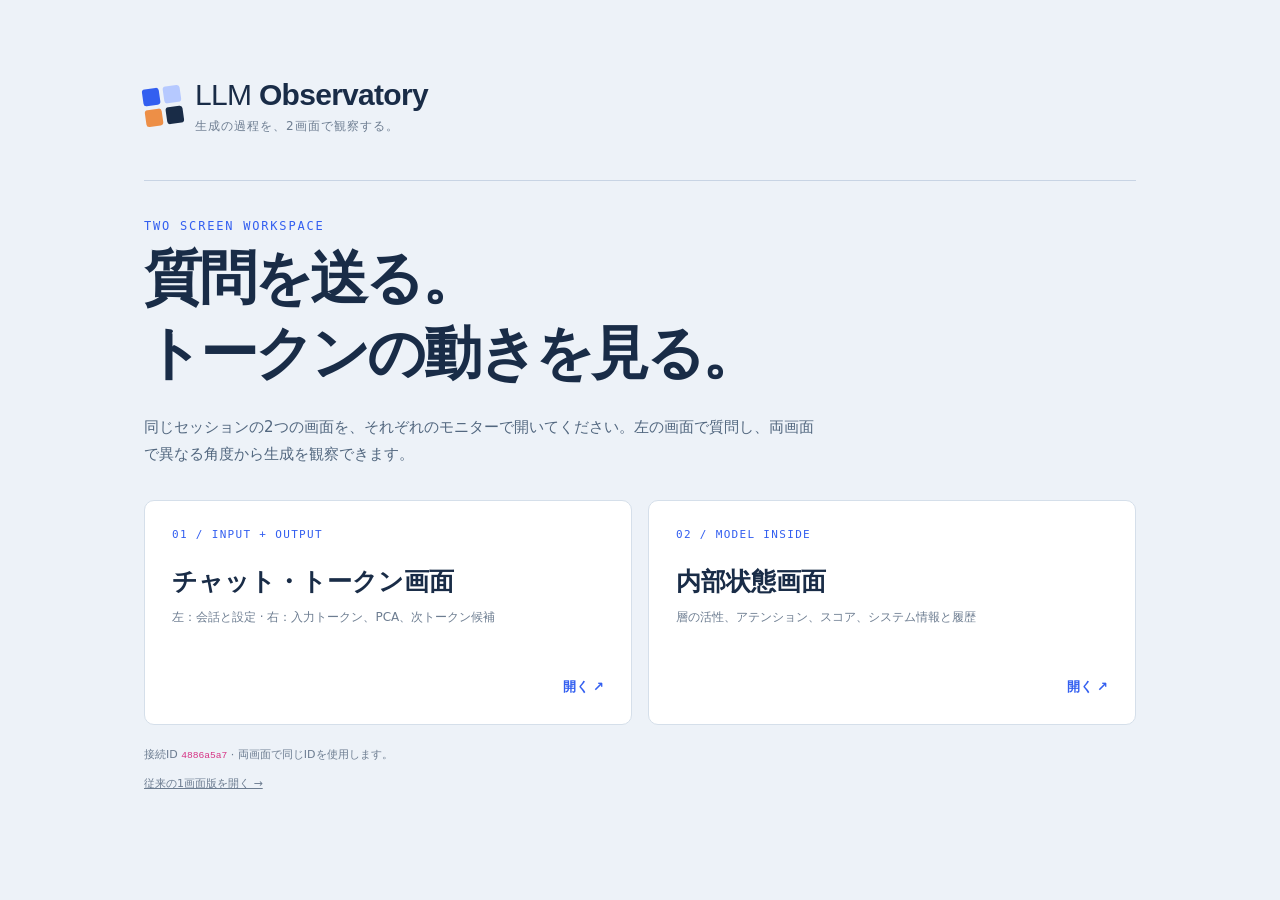
<file: static/launcher.html>
<!doctype html><html lang="ja"><head><meta charset="utf-8"><meta name="viewport" content="width=device-width,initial-scale=1"><title>LLM Observatory · 画面を開く</title><link rel="stylesheet" href="/static/vendor/bootstrap.min.css"><link rel="stylesheet" href="/static/style.css"><link rel="stylesheet" href="/static/duo.css"></head><body class="launch-view"><main class="launch-shell"><div class="brand"><span class="brand-mark" aria-hidden="true"><i></i><i></i><i></i><i></i></span><div><h1>LLM <strong>Observatory</strong></h1><span class="brand-caption">生成の過程を、2画面で観察する。</span></div></div><div class="launch-rule"></div><p class="eyebrow">TWO SCREEN WORKSPACE</p><h2>質問を送る。<br>トークンの動きを見る。</h2><p class="launch-intro">同じセッションの2つの画面を、それぞれのモニターで開いてください。左の画面で質問し、両画面で異なる角度から生成を観察できます。</p><div class="launch-cards"><a id="chatLink" class="launch-card" href="#"><span class="launch-index">01 / INPUT + OUTPUT</span><strong>チャット・トークン画面</strong><span>左：会話と設定 · 右：入力トークン、PCA、次トークン候補</span><em>開く ↗</em></a><a id="vizLink" class="launch-card" href="#"><span class="launch-index">02 / MODEL INSIDE</span><strong>内部状態画面</strong><span>層の活性、アテンション、スコア、システム情報と履歴</span><em>開く ↗</em></a></div><p class="launch-note">接続ID <code id="sessionCode"></code> · 両画面で同じIDを使用します。</p><a href="/single" class="single-link">従来の1画面版を開く →</a></main><script>const id=Array.from(crypto.getRandomValues(new Uint8Array(16)),b=>b.toString(16).padStart(2,'0')).join('');document.getElementById('sessionCode').textContent=id.slice(0,8);for(const [name,path] of [['chatLink','chat'],['vizLink','viz']]){const a=document.getElementById(name);a.href=`/${path}?session=${encodeURIComponent(id)}`;a.target='_blank';a.rel='noopener';}</script></body></html>
</file>
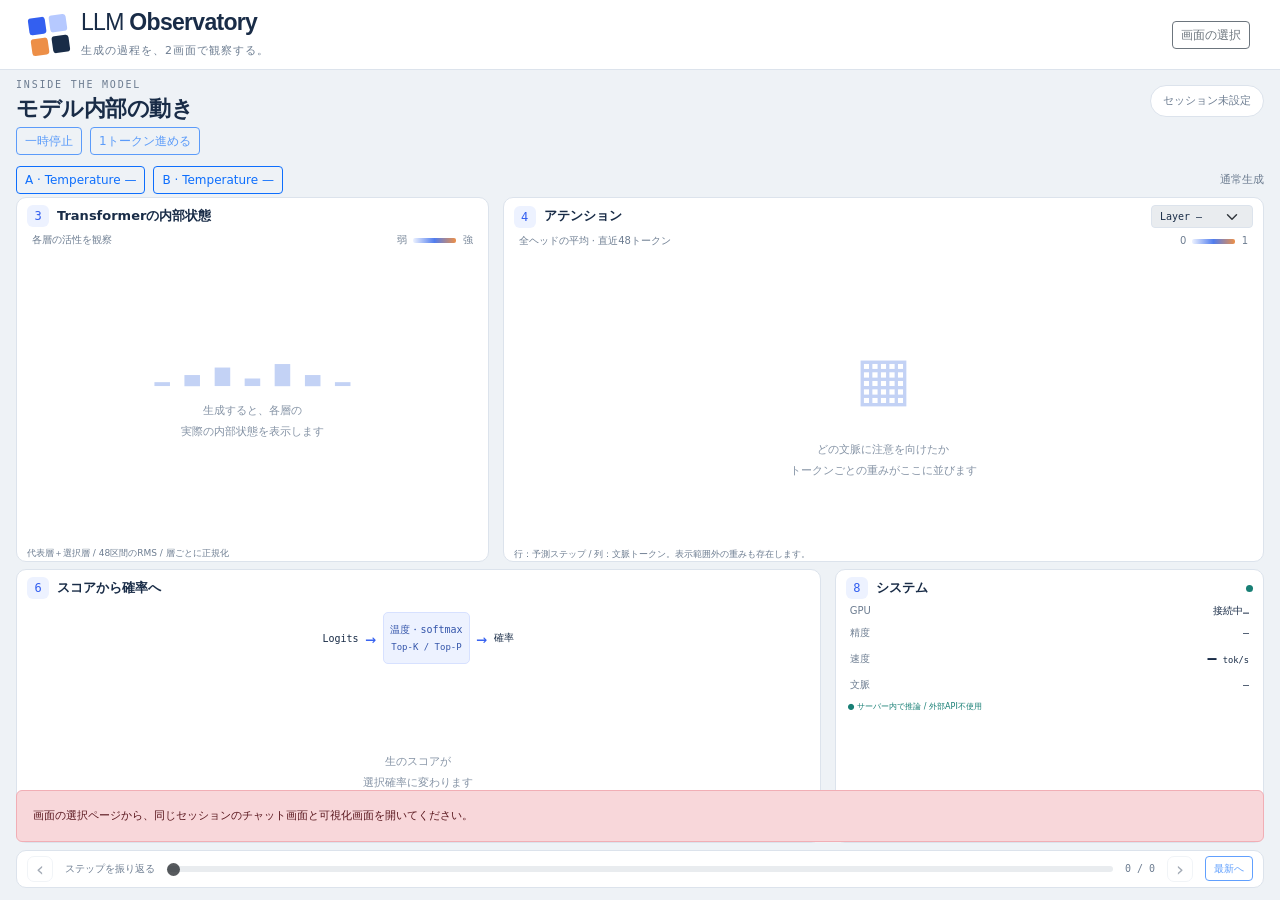
<file: static/viz.html>
<!doctype html><html lang="ja"><head><meta charset="utf-8"><meta name="viewport" content="width=device-width,initial-scale=1"><title>LLM Observatory</title><link rel="stylesheet" href="/static/vendor/bootstrap.min.css"><link rel="stylesheet" href="/static/style.css"><link rel="stylesheet" href="/static/duo.css"></head><body class="duo-page viz-view"><header class="topbar"><div class="brand"><span class="brand-mark" aria-hidden="true"><i></i><i></i><i></i><i></i></span><div><h1>LLM <strong>Observatory</strong></h1><span class="brand-caption">生成の過程を、2画面で観察する。</span></div></div><div class="top-actions"><span id="sessionLabel" class="session-label"></span><a class="btn btn-sm btn-outline-secondary" href="/">画面の選択</a></div></header><main class="duo-main">  <section class="dashboard" aria-label="生成プロセスの可視化">
    <div class="dashboard-heading"><div><span class="eyebrow">INSIDE THE MODEL</span><h2>生成のしくみを、リアルタイムに。</h2></div><span id="runStatus" class="run-status" role="status">接続待ち</span></div>
    <div class="viz-controls"><button id="pauseButton" class="btn btn-sm btn-outline-primary" type="button" disabled>一時停止</button><button id="stepButton" class="btn btn-sm btn-outline-primary" type="button" disabled>1トークン進める</button></div>
    <div class="compare-head"><button id="laneA" class="btn btn-sm btn-outline-primary" type="button">A · Temperature —</button><button id="laneB" class="btn btn-sm btn-outline-primary" type="button">B · Temperature —</button><span id="comparisonNote">通常生成</span></div>
    <div class="top-grid">
      <section class="panel token-panel"><div class="panel-heading"><h3><span class="step-number">1</span>入力のトークン化</h3><span class="meta" id="inputCount">— tokens</span></div><div class="token-list" id="inputTokens"><span class="empty-inline">入力がモデルの処理単位に分かれます</span></div><div class="panel-foot">入力文の実トークン / チャット書式を除く</div></section>
      <section class="panel current-panel"><div class="panel-heading"><h3><span class="step-number">2</span>選ばれたトークン</h3><span class="meta" id="stepCount">STEP —</span></div><div class="current-token" id="currentToken">—</div><div class="current-details"><span id="tokenId">TOKEN ID —</span><span id="selectedProb">確率 —</span></div></section>
    </div>

    <section class="panel pca-panel"><div class="panel-heading"><h3><span class="step-number">P</span>入力トークンのPCA</h3><span id="pcaSelected" class="meta">トークンをクリックして観察</span></div><div class="pca-layout"><svg id="pcaChart" role="img" aria-label="入力トークンの最終層ベクトルを2次元に射影した散布図" viewBox="0 0 600 180"></svg><div id="pcaDetails" class="pca-details">生成を始めると実データを表示します。</div></div><div class="panel-foot">最終層の入力位置ベクトルを主成分分析で2次元に射影。距離はこの質問内での相対値です。</div></section>
    <section id="comparePanel" class="panel compare-panel" hidden><div class="panel-heading"><h3>同じ質問の Temperature 比較</h3><span class="meta">同じ入力・履歴・seed</span></div><div id="compareResults" class="compare-results"></div></section>
    <div class="middle-grid">
      <section class="panel hidden-panel"><div class="panel-heading"><h3><span class="step-number">3</span>Transformerの内部状態</h3></div><div class="subline"><span id="layerCount">各層の活性を観察</span><span>弱 <i class="heat-legend"></i> 強</span></div><div class="hidden-chart" id="hiddenChart"><div class="chart-empty"><span class="empty-bars" aria-hidden="true">▁ ▃ ▅ ▂ ▆ ▃ ▁</span>生成すると、各層の<br>実際の内部状態を表示します</div></div><div class="panel-foot">代表層＋選択層 / 48区間のRMS / 層ごとに正規化</div></section>
      <section class="panel attention-panel"><div class="panel-heading"><h3><span class="step-number">4</span>アテンション</h3><label class="visually-hidden" for="layerSelect">アテンションのレイヤー</label><select id="layerSelect" class="form-select form-select-sm layer-select" disabled><option>Layer —</option></select></div><div class="subline"><span>全ヘッドの平均 · 直近48トークン</span><span>0 <i class="heat-legend"></i> <span id="attentionScale">1</span></span></div><div class="attention-wrap" id="attentionChart"><div class="chart-empty"><span class="empty-grid" aria-hidden="true">▦</span>どの文脈に注意を向けたか<br>トークンごとの重みがここに並びます</div></div><div class="panel-foot">行：予測ステップ / 列：文脈トークン。表示範囲外の重みも存在します。</div></section>
    </div>

    <div class="bottom-grid">
      <section class="panel probability-panel"><div class="panel-heading"><h3><span class="step-number">5</span>次トークンの候補</h3><span class="meta">TOP 8</span></div><div class="subline">生成設定を適用した、選択直前の確率</div><div id="probabilityChart" class="probability-chart"><div class="chart-empty">モデルが考えた候補と確率を表示します</div></div></section>
      <section class="panel logits-panel"><div class="panel-heading"><h3><span class="step-number">6</span>スコアから確率へ</h3></div><div class="softmax-diagram"><span>Logits</span><span class="process-arrow">→</span><span class="softmax-node">温度・softmax<br><small>Top-K / Top-P</small></span><span class="process-arrow">→</span><span>確率</span></div><div id="logitsTable" class="logits-table"><div class="chart-empty">生のスコアが<br>選択確率に変わります</div></div><div class="panel-foot">T=0 は最大スコアを選ぶ greedy 生成</div></section>
      <div class="side-stack">

        <section class="panel system-panel"><div class="panel-heading"><h3><span class="step-number">8</span>システム</h3><span class="status-dot"></span></div><dl><div><dt>GPU</dt><dd id="gpuName">接続中…</dd></div><div><dt>精度</dt><dd id="precision">—</dd></div><div><dt>速度</dt><dd><strong id="speed">—</strong> <small>tok/s</small></dd></div><div><dt>文脈</dt><dd id="contextCount">—</dd></div></dl><div class="local-caption">● サーバー内で推論 / 外部API不使用</div></section>
      </div>
    </div>
    <section class="timeline panel" aria-label="生成ステップを振り返る"><button class="icon-button" id="prevStep" aria-label="前のステップ" disabled>‹</button><label for="timeline" id="timelineLabel">ステップを振り返る</label><input type="range" class="form-range" id="timeline" min="1" max="1" value="1" disabled><span id="timelineCount" class="meta">0 / 0</span><button class="icon-button" id="nextStep" aria-label="次のステップ" disabled>›</button><button class="btn btn-sm btn-outline-primary" id="liveButton" disabled>最新へ</button></section>
    <div id="errorBox" class="alert alert-danger" role="alert" hidden></div>
    <footer class="dashboard-footer"><span><i class="status-dot"></i> すべてモデルから取得した実データ</span><span>TRANSFORMERS × BOOTSTRAP</span></footer>
  </section></main><script src="/static/viz.js?v=poll1" defer></script></body></html>
</file>
<file: static/style.css>
:root{--paper:#eef2f6;--ink:#192c47;--muted:#6d7d91;--line:#dce3ec;--blue:#335ff0;--orange:#ed8f47;--teal:#187f75;--white:#fff;--bs-primary:#335ff0;--bs-body-font-family:'Yu Gothic UI','Meiryo',system-ui,sans-serif;--bs-body-color:#192c47}
*{box-sizing:border-box}body{margin:0;background:var(--paper);font-size:13px}button,select,input,textarea{font:inherit}button:focus-visible,select:focus-visible,input:focus-visible,textarea:focus-visible,summary:focus-visible{outline:3px solid #90abff;outline-offset:3px}.topbar{height:88px;background:white;border-bottom:1px solid var(--line);display:flex;align-items:center;justify-content:space-between;padding:0 30px}.brand{display:flex;align-items:center;gap:13px}.brand h1{font-family:'Segoe UI',sans-serif;font-size:23px;font-weight:400;letter-spacing:-.7px;margin:0 0 3px}.brand h1 strong{font-weight:700}.brand-caption{font-size:11px;color:var(--muted);letter-spacing:1px}.brand-mark{height:38px;width:38px;display:grid;grid-template-columns:1fr 1fr;gap:4px;transform:rotate(-8deg)}.brand-mark i{background:var(--blue);border-radius:3px}.brand-mark i:nth-child(2){background:#b6c9ff}.brand-mark i:nth-child(3){background:var(--orange)}.brand-mark i:nth-child(4){background:var(--ink)}.top-actions{display:flex;align-items:center;gap:22px}.live-badge{font:11px Consolas,monospace;letter-spacing:1px;color:var(--teal);display:flex;gap:8px;align-items:center}.status-dot{display:inline-block;width:7px;height:7px;border-radius:50%;background:var(--teal);flex-shrink:0}.help-strip{margin:14px 24px 0;background:#e4ecff;border-left:3px solid var(--blue);padding:15px 20px;line-height:1.9}.app-layout{max-width:1920px;margin:auto;display:grid;grid-template-columns:minmax(290px,.95fr) minmax(0,2.5fr);gap:20px;padding:23px 24px 18px}.panel{background:white;border:1px solid var(--line);border-radius:10px;overflow:hidden}.chat-panel{display:flex;flex-direction:column;min-height:850px;max-height:calc(100vh - 130px);position:sticky;top:20px}.chat-heading{padding:23px 22px 19px;display:flex;justify-content:space-between;align-items:center}.eyebrow{font:10px Consolas,monospace;letter-spacing:1.8px;color:var(--muted);display:block;margin-bottom:8px}h2{font-weight:700;font-size:20px;margin:0;letter-spacing:-.5px}.icon-button{width:31px;height:31px;border:1px solid var(--line);border-radius:7px;background:white;color:var(--ink);font-size:24px;line-height:1;display:inline-flex;align-items:center;justify-content:center}.icon-button:hover{background:var(--paper)}.icon-button:disabled{opacity:.4}.model-control{padding:0 22px 20px;border-bottom:1px solid var(--line)}.control-label{font-size:11px;font-weight:700;display:block;margin-bottom:7px}.form-select{border-color:var(--line);color:var(--ink);font-size:13px;padding-top:10px;padding-bottom:10px}.small-note{font-size:11px;color:var(--muted);margin-top:7px}.chat-messages{flex:1;min-height:150px;overflow-y:auto;padding:22px 20px;scrollbar-width:thin}.welcome{padding:30px 1px}.welcome-glyph{font:bold 42px Georgia,serif;color:var(--blue);display:block;margin-bottom:24px;letter-spacing:-4px}.welcome-glyph span{display:inline-block;font:25px Consolas,monospace;color:var(--orange);margin-left:18px;vertical-align:middle}.welcome h3{font-size:24px;line-height:1.6;font-weight:700;letter-spacing:-.7px}.welcome p{font-size:12px;color:var(--muted);line-height:1.9;margin:18px 0 29px}.suggestions{display:grid;gap:9px}.example-button{display:flex;justify-content:space-between;align-items:center;text-align:left;background:#f7f9fc;border:1px solid var(--line);border-radius:7px;padding:12px;color:var(--ink);font-size:12px}.example-button:hover{border-color:var(--blue);background:#edf2ff}.example-button span{color:var(--blue)}.composer{padding:12px 18px 8px;border-top:1px solid var(--line)}.composer textarea{resize:vertical;min-height:74px;max-height:180px;padding:12px;background:#f7f9fc;border-color:var(--line);font-size:13px}.composer-bottom{display:flex;justify-content:space-between;align-items:center;margin-top:10px;gap:5px}.composer-bottom>span{font-size:9px;color:var(--muted)}.btn-primary{background:var(--blue);border-color:var(--blue)}.btn{font-size:12px}.btn-primary span{font-size:18px;margin-left:10px}.chat-footer{text-align:center;color:var(--muted);font-size:10px;padding:7px 5px 16px}.message{margin-bottom:23px}.message-label{display:flex;align-items:center;gap:8px;margin-bottom:8px;color:var(--muted);font-size:10px;font-weight:700;letter-spacing:1px}.avatar{width:22px;height:22px;background:var(--blue);color:white;border-radius:6px;display:flex;align-items:center;justify-content:center;font:12px Consolas,monospace}.message.user .avatar{background:#e7ecf4;color:var(--ink)}.bubble{white-space:pre-wrap;overflow-wrap:anywhere;line-height:1.85;font-size:13px;padding:12px 14px;border-radius:2px 9px 9px 9px;background:#f1f5ff}.message.user .bubble{background:#f3f5f8}.message.assistant .bubble{border-left:2px solid #bdd0ff}.message.assistant.streaming .bubble::after{content:'▍';color:var(--orange)}.message.interrupted .bubble{border-left-color:var(--orange)}.message-note{font-size:10px;color:var(--muted);margin-top:5px}.dashboard{min-width:0}.dashboard-heading{display:flex;align-items:center;justify-content:space-between;margin:0 0 20px;min-height:45px;gap:12px}.dashboard-heading .eyebrow{margin-bottom:6px}.dashboard-heading h2{font-size:20px}.run-status{border:1px solid var(--line);padding:7px 12px;border-radius:99px;font-size:11px;white-space:nowrap;background:white;color:var(--muted)}.run-status.active{color:var(--blue);background:#e6edff;border-color:#c6d4ff}.top-grid{display:grid;grid-template-columns:1.25fr 1fr;gap:14px;margin-bottom:14px}.panel-heading{display:flex;justify-content:space-between;align-items:center;padding:15px 15px 10px;gap:8px;min-height:44px}.panel-heading h3{display:flex;align-items:center;gap:8px;font-size:13px;font-weight:700;margin:0;line-height:1.4}.step-number{height:22px;width:22px;display:inline-flex;align-items:center;justify-content:center;border-radius:6px;background:#edf2ff;color:var(--blue);font:12px Consolas,monospace;flex-shrink:0}.meta{font:10px Consolas,monospace;white-space:nowrap;color:var(--muted)}.token-list{display:flex;flex-wrap:wrap;align-content:flex-start;gap:6px;padding:5px 15px;min-height:71px;max-height:91px;overflow-y:auto}.token-chip{display:flex;flex-direction:column;text-align:center;gap:3px}.token-chip b{font-weight:500;font-size:12px;background:#eef3ff;border:1px solid #d7e2ff;color:#244aa9;border-radius:4px;min-width:32px;max-width:140px;padding:5px 8px;overflow:hidden;text-overflow:ellipsis;white-space:pre}.token-chip small{font:9px Consolas,monospace;color:var(--muted)}.empty-inline{color:var(--muted);font-size:11px;padding-top:18px}.panel-foot{font-size:9px;color:var(--muted);padding:8px 15px 11px;line-height:1.5}.current-panel{border-color:#f3d3b9}.current-panel .step-number{background:#fff0e4;color:#ad5c20}.current-token{font-size:28px;font-weight:700;letter-spacing:-.5px;color:#a94e18;margin:0 15px 8px;padding:4px 12px;background:#fff5eb;border-left:3px solid var(--orange);min-height:49px;white-space:pre;overflow:hidden;text-overflow:ellipsis}.current-details{display:flex;justify-content:space-between;font:10px Consolas,'Yu Gothic UI',monospace;padding:0 15px 12px;color:#9d704d}.middle-grid{display:grid;grid-template-columns:minmax(0,.88fr) minmax(0,1.4fr);gap:14px;margin-bottom:14px}.subline{display:flex;align-items:center;justify-content:space-between;gap:6px;font-size:10px;color:var(--muted);padding:1px 15px 9px}.subline>span:last-child{white-space:nowrap}.heat-legend{display:inline-block;width:43px;height:5px;vertical-align:middle;margin:0 3px;background:linear-gradient(90deg,#edf2ff,#517dee,#ed8f47);border-radius:2px}.hidden-chart{height:277px;overflow:auto;padding:0 15px;scrollbar-width:thin}.hidden-row{display:flex;align-items:center;gap:9px;height:24px;cursor:pointer}.hidden-row.active{background:#fff3e8;border-radius:3px}.hidden-row label{font:9px Consolas,monospace;width:42px;flex-shrink:0;color:var(--muted);cursor:pointer}.hidden-row .cells{height:12px;display:grid;grid-template-columns:repeat(48,1fr);gap:1px;flex:1;background:#f2f5fa;border-radius:2px;overflow:hidden}.hidden-row:hover{outline:1px solid #a6befa}.hidden-row small{width:26px;font:9px Consolas,monospace;color:var(--muted);text-align:right}.chart-empty{color:#8593a5;font-size:11px;line-height:1.9;display:flex;height:100%;min-height:100px;align-items:center;justify-content:center;text-align:center;flex-direction:column}.empty-bars{font:40px Consolas,monospace;color:#c3d2f5;margin-bottom:15px;letter-spacing:4px}.empty-grid{font-size:60px;color:#c3d2f5;font-weight:400;margin-bottom:5px}.layer-select{width:102px;min-width:92px;font:10px Consolas,monospace;padding-top:5px;padding-bottom:5px}.attention-wrap{height:277px;overflow:auto;padding:0 15px;scrollbar-width:thin}.attention-table{border-collapse:separate;border-spacing:2px;table-layout:fixed;font:9px Consolas,'Yu Gothic UI',monospace;min-width:100%}.attention-table th{font-weight:400;color:var(--muted);height:63px;vertical-align:bottom;position:relative}.attention-table th:not(:first-child)>span{display:block;writing-mode:vertical-rl;overflow:hidden;text-overflow:ellipsis;white-space:nowrap;max-height:61px;max-width:24px;padding:3px 0}.attention-table th:first-child{min-width:66px;width:66px}.attention-table td{width:20px;min-width:20px;height:22px;border-radius:2px}.attention-table td:first-child{background:white!important;position:sticky;left:0;z-index:1;max-width:66px;width:66px;overflow:hidden;text-overflow:ellipsis;white-space:nowrap;padding-right:5px;text-align:right;color:var(--muted)}.attention-table tr:last-child td:first-child{color:#a94e18;font-weight:700}.bottom-grid{display:grid;grid-template-columns:minmax(0,1.13fr) minmax(0,1fr) minmax(195px,.82fr);gap:14px}.probability-chart{padding:5px 15px 13px;min-height:295px}.candidate-row{display:grid;grid-template-columns:72px minmax(20px,1fr) 43px;gap:8px;align-items:center;padding:6px 0;font-size:11px}.candidate-text{overflow:hidden;text-overflow:ellipsis;white-space:pre}.prob-track{height:12px;background:#edf1f8;border-radius:2px;overflow:hidden}.prob-bar{height:100%;background:#7899f4;border-radius:2px}.candidate-row.selected .prob-bar{background:var(--orange)}.candidate-row.selected .candidate-text{color:#b45b1d;font-weight:700}.prob-number{text-align:right;font:10px Consolas,monospace}.other-row{color:var(--muted)}.softmax-diagram{display:flex;justify-content:center;align-items:center;gap:7px;padding:9px 12px 14px;font:10px Consolas,'Yu Gothic UI',monospace}.softmax-node{background:#edf2ff;color:#3455aa;border:1px solid #d7e1ff;border-radius:5px;line-height:1.7;padding:8px 6px;text-align:center}.softmax-node small{font-size:9px}.process-arrow{color:var(--blue);font-size:18px}.logits-table{padding:0 15px;min-height:197px}.logit-head,.logit-row{display:grid;grid-template-columns:minmax(40px,1fr) 46px 44px;gap:5px;font:10px Consolas,'Yu Gothic UI',monospace;align-items:center;padding:8px 0;border-bottom:1px solid #eef1f5}.logit-head{color:var(--muted);font-size:9px}.logit-row span:first-child{overflow:hidden;text-overflow:ellipsis;white-space:pre}.logit-row span:not(:first-child),.logit-head span:not(:first-child){text-align:right}.side-stack{display:flex;flex-direction:column;gap:12px}.settings-panel fieldset{padding:1px 14px 11px}.range-label{display:flex;justify-content:space-between;font-size:10px}.range-label output{color:var(--blue);font:12px Consolas,monospace}.form-range{height:15px;margin:5px 0 0}.form-range::-webkit-slider-thumb{background:var(--blue);width:13px;height:13px;margin-top:-3px}.form-range::-webkit-slider-runnable-track{height:6px}.range-endpoints{display:flex;justify-content:space-between;color:var(--muted);font-size:8px;margin-bottom:10px}.settings-row{display:grid;grid-template-columns:auto 1fr auto 1fr;gap:5px;align-items:center;font-size:9px}.settings-row input{width:100%;font:10px Consolas,monospace;padding:4px;min-width:0}details{margin-top:10px;font-size:10px;color:var(--muted)}summary{cursor:pointer}.detail-field{display:flex;align-items:center;justify-content:space-between;margin-top:7px;font-size:10px}.detail-field input{width:82px;font-size:10px}.system-panel dl{padding:0 14px;margin:0}.system-panel dl>div{display:flex;justify-content:space-between;align-items:center;gap:7px;margin-bottom:7px;font-size:10px}.system-panel dt{font-weight:400;color:var(--muted)}.system-panel dd{margin:0;font-family:Consolas,monospace;text-align:right}.system-panel dd strong{font-size:15px;font-weight:600}.local-caption{font-size:8px;color:var(--teal);margin:9px 12px 12px;white-space:nowrap}.timeline{display:flex;align-items:center;gap:12px;margin-top:14px;padding:10px 14px}.timeline label{font-size:10px;white-space:nowrap;color:var(--muted)}.timeline input{flex:1;min-width:20px;margin:0}.timeline .icon-button{height:26px;width:26px;font-size:20px;flex-shrink:0}.timeline .btn{font-size:10px;white-space:nowrap}.dashboard-footer{display:flex;justify-content:space-between;color:var(--muted);font-size:9px;margin-top:12px;gap:10px}.dashboard-footer>span:first-child{display:flex;align-items:center;gap:6px}.dashboard-footer>span:last-child{font:9px Consolas,monospace;letter-spacing:1px}.alert{font-size:11px;line-height:1.6}.form-control:focus,.form-select:focus{border-color:#8eaaff;box-shadow:0 0 0 .15rem #335ff020}[hidden]{display:none!important}
@media(min-width:1700px){.chat-panel{min-height:890px}.hidden-chart,.attention-wrap{height:305px}.probability-chart{min-height:310px}.panel-heading h3{font-size:14px}.app-layout{gap:24px;padding:26px 30px}.candidate-row{grid-template-columns:90px 1fr 47px}.chat-messages{padding:25px}.welcome{padding:50px 5px}}
@media(max-width:1250px){.app-layout{grid-template-columns:290px minmax(0,1fr);gap:14px;padding:18px 16px}.topbar{padding:0 20px}.bottom-grid{grid-template-columns:1fr 1fr}.side-stack{grid-column:1/-1;display:grid;grid-template-columns:1fr 1fr}.chat-panel{min-height:900px;max-height:calc(100vh - 125px)}.dashboard-heading h2{font-size:17px}.panel-heading{padding-left:11px;padding-right:11px}.panel-heading h3{font-size:12px}.step-number{width:19px;height:19px}.subline{font-size:9px;padding-left:11px;padding-right:11px}.probability-chart{min-height:260px}.local-caption{font-size:10px}.hidden-chart,.attention-wrap{height:267px}.system-panel dl{display:grid;grid-template-columns:1fr 1fr;column-gap:15px}.softmax-diagram{padding-top:16px}.timeline{gap:7px}.timeline label{display:none}}
@media(max-width:960px){.app-layout{grid-template-columns:1fr}.chat-panel{position:static;min-height:530px;max-height:650px}.welcome{padding:8px 5px;display:grid;grid-template-columns:1fr 1fr;column-gap:25px}.welcome-glyph{display:none}.welcome h3{font-size:21px}.welcome p{margin:5px 0 0;grid-column:1}.suggestions{grid-column:2;grid-row:1/3}.chat-heading{padding:18px 22px 12px}.model-control{display:grid;grid-template-columns:45px 1fr 1fr;align-items:center;gap:10px;padding-bottom:12px}.small-note{margin:0}.control-label{margin:0}.chat-messages{min-height:240px}.dashboard-heading{margin-top:8px}.bottom-grid{grid-template-columns:1.1fr 1fr 210px}.side-stack{grid-column:auto;display:flex}.system-panel dl{display:block}.live-badge{font-size:10px}.topbar{height:80px}.chat-footer{padding-bottom:10px}}
@media(max-width:720px){.app-layout{padding:12px;gap:20px}.topbar{padding:0 14px;height:74px}.brand h1{font-size:20px}.brand-caption{font-size:9px}.brand-mark{width:29px;height:29px}.top-actions{gap:0}.live-badge{display:none}.top-actions .btn{font-size:10px}.top-grid{grid-template-columns:1fr}.middle-grid{grid-template-columns:1fr}.bottom-grid{grid-template-columns:1fr}.side-stack{display:grid;grid-template-columns:1fr 1fr}.current-token{font-size:25px}.dashboard-heading{align-items:start}.dashboard-heading h2{font-size:16px}.run-status{font-size:9px;max-width:125px;white-space:normal;padding:5px 8px}.model-control{grid-template-columns:40px 1fr}.small-note{grid-column:2}.chat-panel{min-height:550px;max-height:730px}.welcome{display:block;padding:5px}.welcome h3{font-size:23px}.welcome p{margin:9px 0 15px}.chat-messages{min-height:280px}.suggestions{gap:6px}.example-button{padding:9px}.dashboard-footer>span:last-child{display:none}.hidden-chart{height:270px}.attention-wrap{height:275px}.probability-chart{min-height:250px}.logits-table{min-height:190px}.softmax-diagram{justify-content:space-evenly}.composer-bottom>span{font-size:8px}.candidate-row{grid-template-columns:90px 1fr 48px}.timeline{padding:10px 9px;gap:8px}.local-caption{font-size:8px}.system-panel dl>div{font-size:9px}.panel-heading h3{font-size:12px}}
@media(prefers-reduced-motion:reduce){*{scroll-behavior:auto!important;transition:none!important;animation:none!important}}
@media(min-width:961px){.chat-panel{min-height:550px;height:calc(100dvh - 130px);max-height:calc(100dvh - 130px)}.welcome{padding-top:15px}.hidden-chart,.attention-wrap{height:230px}.probability-chart{min-height:250px}.empty-bars{font-size:25px;letter-spacing:0;white-space:nowrap}}
</file>
<file: static/duo.css>
.duo-page{min-height:100dvh}.duo-main{max-width:1800px;margin:0 auto;padding:16px 20px}.session-label{font:11px Consolas,monospace;letter-spacing:.08em;color:#6d7d91}.duo-page .topbar{height:70px}.chat-view .duo-main{max-width:950px}.chat-view .chat-panel{position:static;min-height:calc(100dvh - 104px);height:calc(100dvh - 104px);max-height:none}.chat-view .chat-heading{padding:16px 22px 12px}.chat-view .model-control{padding-bottom:12px}.chat-view .model-control>a{margin-top:8px}.chat-view .chat-messages{padding:16px 24px;min-height:130px}.chat-view .message{max-width:760px}.chat-view .bubble{font-size:15px}.duo-controls{padding:12px 20px;border-top:1px solid var(--line);display:grid;gap:10px}.compare-line{display:flex;align-items:center;gap:10px;flex-wrap:wrap;font-size:11px}.compare-line input{width:76px}.chat-settings{margin:0;border-top:1px solid var(--line);padding:8px 20px;color:var(--ink)}.chat-settings>summary{font-size:11px;color:var(--blue);font-weight:700}.chat-settings .settings-panel{border:0;margin-top:8px}.chat-settings .settings-panel .panel-heading{display:none}.chat-settings .settings-panel fieldset{padding:3px 0 9px}.chat-settings .settings-row{max-width:320px}.chat-settings .detail-field{max-width:320px}.chat-settings details{margin-top:6px}.chat-view .composer{padding:12px 20px}.chat-view .composer textarea{min-height:66px}.viz-view .dashboard-heading{margin-bottom:10px}.viz-view .dashboard-heading h2{font-size:22px}.viz-view .middle-grid{grid-template-columns:minmax(0,.9fr) minmax(0,1.45fr)}.viz-view .bottom-grid{grid-template-columns:minmax(0,1.1fr) minmax(0,1fr) minmax(190px,.65fr)}.viz-view .hidden-chart,.viz-view .attention-wrap{height:235px}.viz-view .probability-chart{min-height:245px}.viz-view .side-stack .system-panel{height:100%}.viz-controls,.compare-head{display:flex;align-items:center;gap:8px;flex-wrap:wrap;margin:0 0 10px}.compare-head{padding:4px 0}.compare-head .btn.active{background:var(--blue);color:white}.compare-head>span{font-size:11px;color:var(--muted);margin-left:auto}.pca-panel{margin-bottom:14px}.pca-layout{display:grid;grid-template-columns:minmax(0,3fr) minmax(160px,1fr);align-items:center;gap:15px;padding:0 16px}.pca-layout svg{width:100%;height:170px;background:repeating-linear-gradient(0deg,#fafbfe,#fafbfe 29px,#eef1f7 30px);border:1px solid var(--line);border-radius:7px}.pca-layout svg circle{cursor:pointer;transition:r .15s}.pca-details{font:11px/1.8 Consolas,'Yu Gothic UI',monospace;white-space:pre-line;color:#314563}.viz-view .token-chip{cursor:pointer}.viz-view .token-chip:hover b,.viz-view .token-chip.picked b{border-color:var(--orange);background:#fff1e5;color:#a94e18}.launch-view{background:#edf2f8;min-height:100dvh}.launch-shell{max-width:1040px;margin:auto;padding:clamp(25px,6vw,85px) 24px}.launch-shell .brand h1{font-size:30px}.launch-shell .brand-caption{font-size:12px}.launch-rule{height:1px;background:#c8d4e4;margin:45px 0 38px}.launch-shell .eyebrow{color:var(--blue);font-size:12px}.launch-shell h2{font-size:clamp(32px,5vw,58px);line-height:1.28;letter-spacing:-.05em}.launch-intro{font-size:15px;line-height:1.8;color:#52677f;max-width:670px;margin:24px 0 32px}.launch-cards{display:grid;grid-template-columns:1fr 1fr;gap:16px}.launch-card{display:flex;flex-direction:column;min-height:225px;padding:27px;background:white;border:1px solid #d5dfea;border-radius:10px;text-decoration:none;color:var(--ink);transition:transform .2s,border-color .2s}.launch-card:hover{transform:translateY(-3px);border-color:#7797ec}.launch-card strong{font-size:25px;margin:22px 0 8px}.launch-card>span:nth-of-type(2){color:var(--muted);font-size:12px}.launch-card em{margin-top:auto;align-self:flex-end;font-style:normal;color:var(--blue);font-weight:700}.launch-index{font:11px Consolas,monospace;letter-spacing:.12em;color:var(--blue)}.launch-note{color:var(--muted);font-size:11px;margin:22px 0 10px}.single-link{font-size:11px;color:var(--muted)}
@media(max-width:900px){.viz-view .bottom-grid{grid-template-columns:1fr 1fr}.viz-view .side-stack{grid-column:1/-1;display:block}.viz-view .side-stack .system-panel{height:auto}.viz-view .middle-grid{grid-template-columns:1fr}.viz-view .top-grid{grid-template-columns:1fr 1fr}.duo-main{padding:12px}.pca-layout{grid-template-columns:1fr}.pca-details{padding-bottom:10px}.launch-cards{grid-template-columns:1fr}}
@media(max-width:580px){.duo-page .topbar{padding:0 12px}.session-label{display:none}.viz-view .top-grid,.viz-view .bottom-grid{grid-template-columns:1fr}.chat-view .chat-panel{height:calc(100dvh - 95px);min-height:600px}.compare-head>span{margin-left:0;width:100%}.launch-card{min-height:200px}}
.compare-panel{margin-bottom:14px}.compare-results{display:grid;grid-template-columns:1fr 1fr;gap:14px;padding:0 15px 15px}.compare-run{background:#f8faff;border:1px solid var(--line);border-radius:7px;padding:12px;min-width:0}.compare-run strong{font-size:12px}.compare-answer{font-size:11px;line-height:1.65;white-space:pre-wrap;min-height:45px;max-height:70px;overflow:auto;margin:7px 0}.compare-candidate{display:grid;grid-template-columns:minmax(0,1fr) 48px;gap:5px;position:relative;padding:5px 4px;font:10px Consolas,monospace}.compare-candidate span{z-index:1;overflow:hidden;text-overflow:ellipsis;white-space:nowrap}.compare-candidate span:nth-child(2){text-align:right}.compare-candidate i{position:absolute;inset:1px auto 1px 0;background:#dce6ff;border-radius:2px;max-width:100%}@media(max-width:580px){.compare-results{grid-template-columns:1fr}}

/* The conversation is the control surface; its live instruments sit beside it. */
.chat-view .duo-main{max-width:1920px;min-height:calc(100dvh - 70px);display:grid;grid-template-columns:minmax(340px,.82fr) minmax(0,1.55fr);gap:16px;align-items:stretch}
.chat-view .chat-panel{height:calc(100dvh - 102px);min-height:580px;max-height:none;min-width:0}
.chat-view .model-control{display:block}.chat-view .model-control>a{display:inline-flex;width:auto;white-space:nowrap}
.chat-view .inline-viz{min-width:0;height:calc(100dvh - 102px);min-height:580px;border:1px solid var(--line);border-radius:10px;background:#f8faff;overflow:hidden}
.chat-view .inline-viz iframe{display:block;width:100%;height:100%;border:0;background:var(--paper)}
.embedded-viz{background:#f8faff}.embedded-viz .topbar{display:none}.embedded-viz .duo-main{max-width:none;padding:16px}.embedded-viz .dashboard-heading{margin-top:0}
@media(max-width:1240px){.chat-view .duo-main{grid-template-columns:1fr;min-height:0}.chat-view .chat-panel{height:65dvh;min-height:550px}.chat-view .inline-viz{height:850px;min-height:0}}
@media(max-width:580px){.chat-view .chat-panel{height:70dvh;min-height:600px}.chat-view .inline-viz{height:760px}.embedded-viz .duo-main{padding:12px}}

/* At presentation size, all instruments remain in the viewport. Conversation
   history and dense charts retain their own scroll areas. */
@media(min-width:1241px) and (min-height:820px){
  .chat-view{height:100dvh;overflow:hidden}
  .chat-view .duo-main{height:calc(100dvh - 70px);min-height:0;overflow:hidden}
  .chat-view .chat-panel,.chat-view .inline-viz{height:100%;min-height:0}
}
.fit-viz{height:100dvh;overflow:hidden}
.fit-viz .duo-main{height:calc(100dvh - 70px);padding:12px 16px;overflow:hidden}
.fit-viz.embedded-viz .duo-main{height:100dvh;padding:10px}
.fit-viz .dashboard{height:100%;min-height:0;display:grid;position:relative;gap:7px;grid-template-rows:38px 28px 28px minmax(90px,.85fr) minmax(105px,1.05fr) minmax(165px,1.5fr) minmax(160px,1.5fr) 38px}
.fit-viz .dashboard-heading,.fit-viz .viz-controls,.fit-viz .compare-head,.fit-viz .top-grid,.fit-viz .pca-panel,.fit-viz .middle-grid,.fit-viz .bottom-grid,.fit-viz .timeline{margin:0;min-height:0}
.fit-viz .dashboard-footer{display:none}
.fit-viz .panel-heading{padding:7px 10px 4px;min-height:29px}
.fit-viz .panel-foot{padding:3px 10px 5px}
.fit-viz .token-list{min-height:0;max-height:55px;padding:2px 10px;overflow-y:auto}
.fit-viz .current-token{font-size:22px;min-height:33px;margin-bottom:3px}
.fit-viz .current-details{padding-bottom:4px}
.fit-viz .pca-layout{height:calc(100% - 60px);padding:0 10px;gap:9px}
.fit-viz .pca-layout svg{height:100%;min-height:48px}
.fit-viz .hidden-chart,.fit-viz .attention-wrap{height:calc(100% - 75px);min-height:80px;padding:0 10px;overflow:auto}
.fit-viz .probability-chart{height:calc(100% - 58px);min-height:0;overflow:auto;padding:0 10px}
.fit-viz .logits-table{height:calc(100% - 82px);min-height:0;overflow:auto;padding:0 10px}
.fit-viz .timeline{padding:4px 10px}
.fit-viz .compare-panel:not([hidden]){position:absolute;z-index:3;right:0;bottom:46px;width:min(100%,680px);max-height:240px;overflow:auto;box-shadow:0 12px 32px #192c4726}
.fit-viz #errorBox:not([hidden]){position:absolute;z-index:4;left:0;right:0;bottom:46px;margin:0}
.fit-viz.embedded-viz .bottom-grid{grid-template-columns:minmax(0,1.1fr) minmax(0,1fr) minmax(145px,.65fr)}
.fit-viz.embedded-viz .side-stack{grid-column:auto;display:flex}
.fit-viz.embedded-viz .middle-grid{grid-template-columns:minmax(0,.9fr) minmax(0,1.45fr)}

/* Split the instruments between the two exhibition displays. */
.overview-viz .viz-controls,.overview-viz .middle-grid,.overview-viz .bottom-grid>.logits-panel,.overview-viz .bottom-grid>.side-stack,.overview-viz .timeline,.overview-viz .compare-panel{display:none!important}
.overview-viz .bottom-grid{display:block}.overview-viz .probability-panel{height:100%}
.detail-viz .top-grid,.detail-viz .pca-panel,.detail-viz .bottom-grid>.probability-panel{display:none!important}
.detail-viz .bottom-grid{grid-template-columns:minmax(0,1.5fr) minmax(210px,.8fr)}
.detail-viz .side-stack{grid-column:auto;display:flex}
.fit-viz.overview-viz .dashboard{grid-template-rows:38px 28px minmax(135px,1fr) minmax(175px,1.2fr) minmax(210px,1.5fr)}
.fit-viz.overview-viz .pca-layout{height:calc(100% - 60px);grid-template-columns:minmax(0,3fr) minmax(140px,1fr)}
.fit-viz.overview-viz .probability-chart{height:calc(100% - 59px)}
.fit-viz.detail-viz .dashboard{grid-template-rows:38px 28px 28px minmax(240px,1.6fr) minmax(200px,1.2fr) 38px}
.fit-viz.detail-viz .middle-grid{grid-template-columns:minmax(0,.9fr) minmax(0,1.45fr)}
.fit-viz.detail-viz .bottom-grid{grid-template-columns:minmax(0,1.5fr) minmax(210px,.8fr)}
.fit-viz.detail-viz .side-stack{grid-column:auto;display:flex}
@media(max-width:700px){.detail-viz .bottom-grid{grid-template-columns:1fr}.detail-viz .side-stack{grid-column:auto}}
.manual-switch{display:inline-flex;align-items:center;gap:6px;margin-right:5px;font-size:11px;font-weight:700;white-space:nowrap;color:var(--ink);cursor:pointer}.manual-switch .form-check-input{margin:0;cursor:pointer}.manual-switch .form-check-input:checked{background-color:var(--blue);border-color:var(--blue)}
.pca-label{cursor:pointer}.pca-label rect{fill:#fff;fill-opacity:.91;stroke:#cbd6e6}.pca-label text{fill:#304762;font:10px 'Yu Gothic UI',sans-serif}.pca-label .pca-leader{stroke:#8da2c2;stroke-width:.7}.pca-label.selected rect{fill:#fff2e6;stroke:#ed8f47}.pca-label.selected text{fill:#8c471d;font-weight:700}
.generation-mode{display:flex;align-items:center;gap:10px;flex-wrap:wrap}.mode-caption{color:var(--muted);font-size:11px;font-weight:700;white-space:nowrap}.generation-mode .btn-group .btn{font-size:11px;font-weight:700;padding:5px 11px}.mode-hint{font-size:10px;color:var(--muted)}
.chat-view .composer .model-control{display:grid;grid-template-columns:auto minmax(0,1fr) auto;align-items:center;gap:5px 9px;padding:0 0 10px;border:0}.chat-view .composer .model-control .control-label{margin:0;white-space:nowrap}.chat-view .composer .model-control .form-select{min-width:0;padding:6px 30px 6px 10px;font-size:11px}.chat-view .composer .model-control .small-note{grid-column:2 / 4;margin:0;font-size:10px}.chat-view .composer .model-control>a{margin:0;font-size:10px;padding:6px 8px}
</file>
